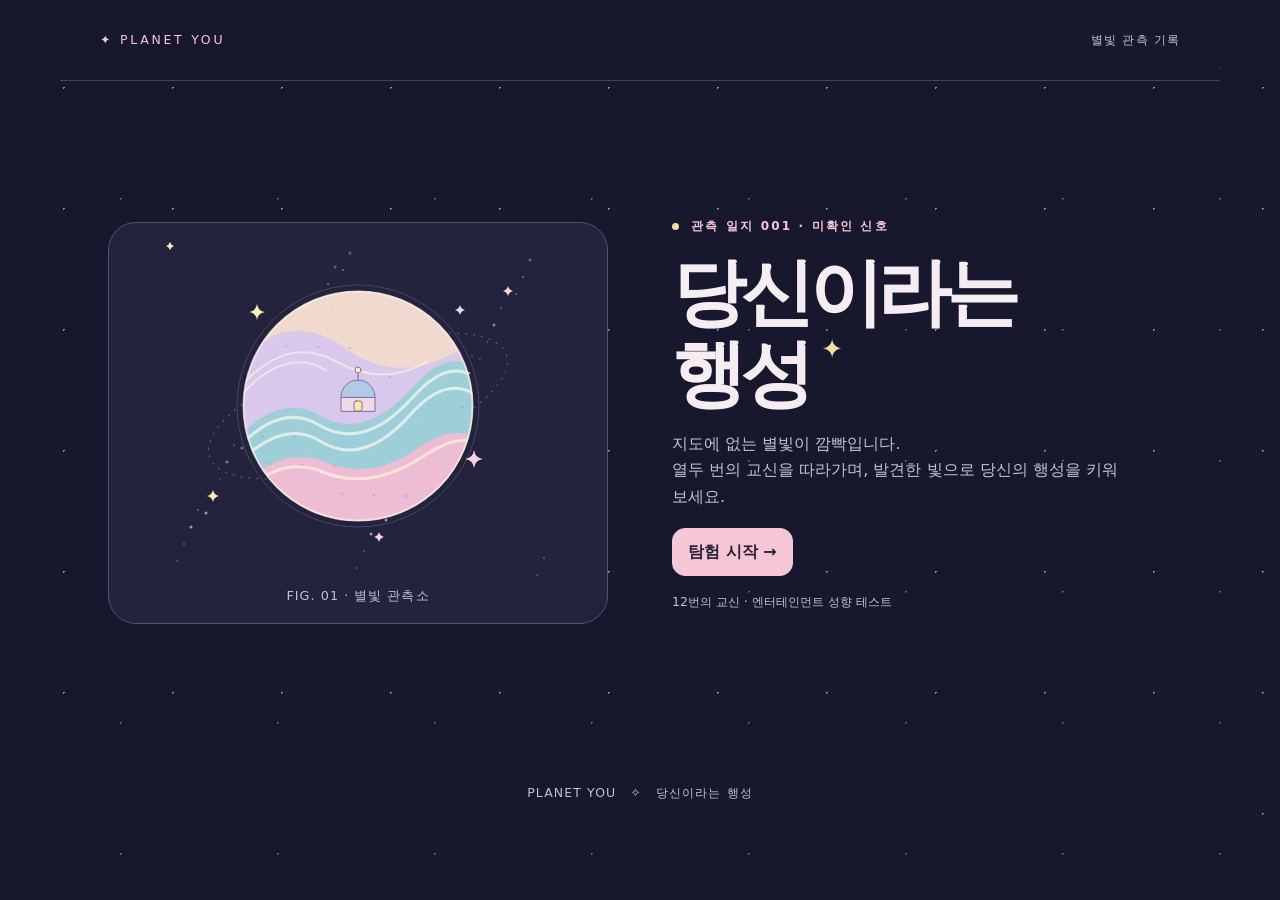
<file: ai생성물/앱만들기/planet-you/index.html>
<!doctype html>
<html lang="ko"><head><meta charset="utf-8"><meta name="viewport" content="width=device-width, initial-scale=1"><meta name="robots" content="noindex, nofollow"><meta name="theme-color" content="#17182d"><title>당신이라는 행성 · PLANET YOU</title><link rel="stylesheet" href="style.css"><script defer src="story.js"></script><script defer src="planet.js"></script><script defer src="app.js"></script></head>
<body><header><button id="home" class="brand">✦ <span>PLANET YOU</span></button><span>별빛 관측 기록</span></header><main id="app"></main><footer>PLANET YOU <span>✧</span> 당신이라는 행성</footer><div id="notice" role="status"></div></body></html>
</file>
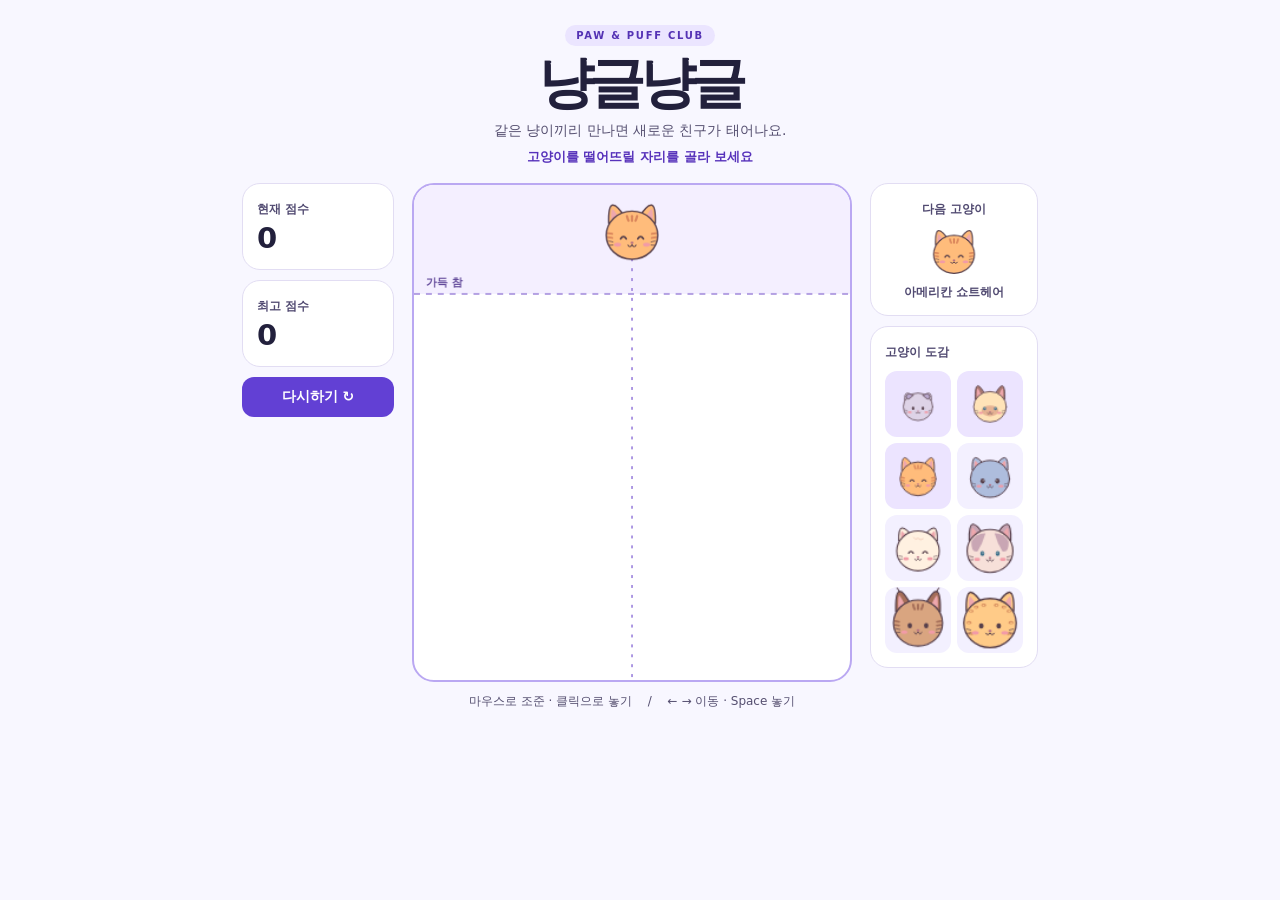
<file: ai생성물/앱만들기/nyangle.html>
<!doctype html><html lang="ko"><meta charset="utf-8"><meta name="viewport" content="width=device-width,initial-scale=1"><meta name="robots" content="noindex, nofollow"><title>냥글냥글</title>
<style>
*{box-sizing:border-box}
body{margin:0;min-height:100vh;background:#f8f7ff;color:#22203c;font:16px system-ui,sans-serif}
header{text-align:center;padding:24px 12px 15px}
.tag{display:inline-block;padding:5px 11px;border-radius:20px;background:#ebe5ff;color:#5432b4;font-size:10px;font-weight:800;letter-spacing:.17em}
h1{margin:6px 0;font-size:clamp(38px,6vw,56px);line-height:1.12;letter-spacing:-.085em}
header p{margin:7px 0;font-size:14px;color:#554f70}
#notice{min-height:20px;margin-top:8px;color:#5732bb;font-weight:750;font-size:13px}
main{display:grid;grid-template-columns:152px minmax(0,440px) 168px;justify-content:center;align-items:start;gap:18px;padding:0 16px}
aside{display:grid;gap:10px}
.card{padding:14px;border:1px solid #e2ddf3;border-radius:18px;background:#fff}
.card small{font-size:12px;font-weight:750;color:#514a71}
.value{display:block;margin-top:3px;font-size:29px;font-weight:850;font-variant-numeric:tabular-nums}
.stage{position:relative;overflow:hidden;border:2px solid #baa8f2;border-radius:22px;background:#fff}
canvas{display:block;width:100%;height:auto;touch-action:none}
.stage canvas{cursor:crosshair}
.hint{text-align:center;padding:11px 0;color:#554f70;font-size:12px}
button{border:0;border-radius:12px;padding:11px 14px;background:#6240d4;color:white;font:inherit;font-size:14px;font-weight:750;cursor:pointer}
button:hover{background:#5030ba}
button:focus-visible,canvas:focus-visible{outline:3px solid #7956e8;outline-offset:-4px}
.next{text-align:center}.next canvas{width:74px;margin:auto}
#breed{display:block;color:#514a71;font-size:12px;font-weight:750}
.ladder{display:grid;grid-template-columns:repeat(2,1fr);gap:6px;margin-top:10px}
.ladder canvas{background:#f3f0ff;border-radius:12px}.ladder .seen{background:#ece4ff}
.overlay{position:absolute;inset:0;display:grid;place-items:center;padding:20px;background:#30236655}
.overlay[hidden]{display:none}.overlay .card{text-align:center;min-width:65%}.overlay h2{margin:0}
@media(max-width:740px){main{grid-template-columns:minmax(0,440px);gap:8px}aside{grid-template-columns:repeat(3,1fr);gap:6px}aside:last-child{grid-template-columns:1fr 2fr}.card{padding:9px}.value{font-size:22px}.next canvas{width:50px}.ladder{grid-template-columns:repeat(4,1fr)}header{padding-top:10px}}
</style>
<header><div class="tag">PAW &amp; PUFF CLUB</div><h1>냥글냥글</h1><p>같은 냥이끼리 만나면 새로운 친구가 태어나요.</p><div id="notice" role="status">고양이를 떨어뜨릴 자리를 골라 보세요</div></header>
<main><aside><div class="card"><small>현재 점수</small><strong class="value" id="score">0</strong></div><div class="card"><small>최고 점수</small><strong class="value" id="best">0</strong></div><button id="reset">다시하기 ↻</button></aside>
<section><div class="stage"><canvas id="board" width="440" height="500" tabindex="0" aria-label="고양이 게임판. 좌우 방향키로 이동하고 스페이스바로 떨어뜨리세요."></canvas><div class="overlay" id="end" hidden><div class="card"><h2>상자가 꽉 찼어요!</h2><p id="result"></p><button id="again">한 판 더 ↻</button></div></div></div><div class="hint">마우스로 조준 · 클릭으로 놓기　 /　 ← → 이동 · Space 놓기</div></section>
<aside><div class="card next"><small>다음 고양이</small><canvas id="next" width="80" height="72" role="img"></canvas><span id="breed"></span></div><div class="card"><small>고양이 도감</small><div id="ladder" class="ladder"></div></div></aside></main>
<script>
const cats=[
 [14,'#c8c0bb','#857c81','스코티시 폴드'],[20,'#f8dbb6','#815b51','샴'],
 [27,'#f0b177','#a76847','아메리칸 쇼트헤어'],[35,'#aab6d2','#687891','브리티시 쇼트헤어'],
 [44,'#f8edda','#cdaa98','페르시안'],[55,'#fae8ce','#a8827d','랙돌'],
 [67,'#d69e6c','#835342','메인쿤'],[82,'#efbd91','#966050','벵갈']
];
const el=id=>document.getElementById(id), board=el('board'), ctx=board.getContext('2d'), W=440,H=500,line=110;
let pile, merges, sparks, current, next, score, best=0, unlocked, aim, until, danger, ended, accumulator;
try{best=Number(localStorage.getItem('nyangle-best'))||0}catch{}
const roll=()=>{const p=Math.random();return p<.39?0:p<.72?1:p<.94?2:3};
const clamp=(v,a,b)=>Math.max(a,Math.min(b,v));
function ellipse(c,x,y,rx,ry,fill){c.beginPath();c.ellipse(x,y,rx,ry,0,0,Math.PI*2);c.fillStyle=fill;c.fill()}
function cat(c,x,y,r,i){
 const fur=['#ded3e7','#ffe3b8','#ffbc7b','#aebddd','#fff1e1','#f7e0d9','#d9a580','#ffcb88'][i];
 const patch=['#bba9cf','#a87870','#db875c','#869bc6','#f3ccb9','#c9a6b4','#a66f59','#d99061'][i];
 const ink='#563f4b';
 c.save();c.translate(x,y);c.scale(r,r);c.lineCap='round';c.lineJoin='round';
 function shape(fill,draw,edge=false){
  c.beginPath();draw();c.closePath();c.fillStyle=fill;c.fill();
  if(edge){c.strokeStyle=ink;c.lineWidth=.055;c.stroke()}
 }
 function line(color,width,draw){c.beginPath();draw();c.strokeStyle=color;c.lineWidth=width;c.stroke()}
 for(const side of [-1,1]){
  c.save();c.scale(side,1);
  const tip=i===0?-.86:i===1||i===6?-1.21:i===3||i===4?-1.01:-1.10;
  shape(i===1||i===5||i===6?patch:fur,()=>{
   c.moveTo(.24,-.61);c.quadraticCurveTo(.56,tip-.03,.73,tip);
   c.quadraticCurveTo(.89,tip+.03,.87,-.42);
  },true);
  if(i!==0)shape('#eea7ad',()=>{
   c.moveTo(.50,-.64);c.quadraticCurveTo(.68,tip+.16,.74,tip+.15);
   c.quadraticCurveTo(.79,tip+.22,.77,-.56);
  });
  if(i===6)line(ink,.047,()=>{c.moveTo(.74,-1.19);c.quadraticCurveTo(.76,-1.30,.82,-1.34)});
  c.restore();
 }
 c.beginPath();c.ellipse(0,.025,.96,.90,0,0,Math.PI*2);
 c.fillStyle=fur;c.fill();c.strokeStyle=ink;c.lineWidth=.055;c.stroke();
 if(i===1)ellipse(c,0,.26,.50,.32,'#e6b293');
 if(i===5)for(const side of [-1,1]){
  c.save();c.scale(side,1);
  shape(patch,()=>{c.moveTo(.78,-.36);c.quadraticCurveTo(.60,-.73,.19,-.72);c.quadraticCurveTo(.31,-.29,.52,.04);c.quadraticCurveTo(.80,.10,.78,-.36)});
  c.restore();
 }
 if(i===2||i===6)for(const k of [-1,0,1])line(patch,.088,()=>{c.moveTo(k*.19,-.69);c.quadraticCurveTo(k*.16,-.55,k*.13,-.52)});
 if(i===4)line(patch,.045,()=>{c.moveTo(-.20,-.58);c.quadraticCurveTo(-.13,-.43,0,-.55);c.quadraticCurveTo(.11,-.41,.23,-.52)});
 for(const side of [-1,1]){
  c.save();c.scale(side,1);
  if(i===0)shape(patch,()=>{c.moveTo(.34,-.71);c.quadraticCurveTo(.60,-.94,.78,-.69);c.quadraticCurveTo(.80,-.51,.64,-.48);c.quadraticCurveTo(.51,-.49,.34,-.71)},true);
  if(i===7)for(const [px,py] of [[.23,-.63],[.51,-.56],[.69,-.41],[.77,.01],[.70,.42]]){
   ellipse(c,px,py,.085,.059,patch);ellipse(c,px+.01,py+.008,.038,.026,fur);
  }
  if(i===2||i===6)for(const v of [-.05,.10])line(patch,.075,()=>{c.moveTo(.89,v);c.lineTo(.74,v+.025)});
  ellipse(c,.54,.38,.128,.07,'#f29ba7');
  const eyeX=i===3?.36:.32,eyeY=i===4?.10:.13;
  if(i===2||i===4)line(ink,.067,()=>{c.moveTo(eyeX-.105,eyeY+.025);c.quadraticCurveTo(eyeX,eyeY-.125,eyeX+.105,eyeY+.025)});
  else{
   ellipse(c,eyeX,eyeY,i===3?.105:.085,i===3?.124:.102,i===1||i===5?'#3f718b':ink);
   if(i===1||i===3||i===5)ellipse(c,eyeX-.022,eyeY-.033,.026,.029,'#fff9ee');
  }
  for(const v of [0,.11])line(ink,.028,()=>{c.moveTo(.71,.28+v);c.lineTo(.86,.24+v*1.45)});
  c.restore();
 }
 ellipse(c,0,.31,.061,.04,'#b56e83');
 line(ink,.042,()=>{c.moveTo(-.15,.40);c.quadraticCurveTo(-.08,.52,0,.38);c.quadraticCurveTo(.08,.52,.15,.40)});
 c.restore()
}
const icons=cats.map((data,i)=>{const c=document.createElement('canvas');c.width=c.height=56;c.title=data[3];c.setAttribute('role','img');c.setAttribute('aria-label',data[3]);el('ladder').append(c);cat(c.getContext('2d'),28,30,13+i*1.45,i);return c});
function hud(){el('score').textContent=score;el('best').textContent=best;icons.forEach((c,i)=>c.classList.toggle('seen',i<=unlocked));const n=el('next');n.setAttribute('aria-label',cats[next][3]);el('breed').textContent=cats[next][3];const p=n.getContext('2d');p.clearRect(0,0,80,72);cat(p,40,39,17+next*3,next)}
function start(){pile=[];merges=[];sparks=[];current=roll();next=roll();score=0;unlocked=Math.max(current,next);aim=W/2;until=danger=accumulator=0;ended=false;el('end').hidden=true;el('notice').textContent='고양이를 떨어뜨릴 자리를 골라 보세요';hud()}
function drop(now){if(ended||now<until)return;const r=cats[current][0];pile.push({x:clamp(aim,r,W-r),y:50,r,i:current,vx:0,vy:45,angle:0,spin:0,born:now});until=now+295;current=next;next=roll();unlocked=Math.max(unlocked,next);hud()}
// Contact normals point from the first body toward the second body or wall.
function contact(a,b,nx,ny,over){
 const ia=1/(a.r*a.r),ib=b?1/(b.r*b.r):0,total=ia+ib;
 const correction=Math.max(0,over-.08)*.82/total;
 a.x-=nx*correction*ia;a.y-=ny*correction*ia;
 if(b){b.x+=nx*correction*ib;b.y+=ny*correction*ib}
 const dx=(b?.vx??0)-a.vx,dy=(b?.vy??0)-a.vy;
 const vn=dx*nx+dy*ny;
 if(vn>=0)return;
 const speed=-vn;
 const rebound=clamp((speed-55)/240,0,1);
 const bounce=rebound*(b ? .23 : ny===1 ? .34 : .25);
 const normal=speed*(1+bounce)/total;
 const slip=-ny*dx+nx*dy-a.spin*a.r-(b?b.spin*b.r:0);
 const tangent=clamp(-slip/(3*total),-.30*normal,.30*normal);
 const ix=nx*normal-ny*tangent,iy=ny*normal+nx*tangent;
 a.vx-=ix*ia;a.vy-=iy*ia;a.spin-=2*tangent*ia/a.r;
 if(b){b.vx+=ix*ib;b.vy+=iy*ib;b.spin-=2*tangent*ib/b.r}

}
function bounds(b){
 if(b.x<b.r)contact(b,null,-1,0,b.r-b.x);
 if(b.x>W-b.r)contact(b,null,1,0,b.x+b.r-W);
 if(b.y>H-b.r){
  contact(b,null,0,1,b.y+b.r-H);
 }
}
function step(dt,now){
 for(const b of pile){
  b.vy=Math.min(1000,b.vy+1320*dt);b.vx*=.999;b.spin*=.997;
  if(b.y>=H-b.r-.1){b.vx*=.992;b.spin*=.992}
  b.x+=b.vx*dt;b.y+=b.vy*dt;b.angle+=b.spin*dt;
 }
 for(let pass=0;pass<7;pass++){
  let merged=false;
  pairs:for(let j=0;j<pile.length;j++)for(let k=j+1;k<pile.length;k++){
   const a=pile[j],b=pile[k],dx=b.x-a.x,dy=b.y-a.y,d=Math.hypot(dx,dy),over=a.r+b.r-d;if(over<0)continue;
   if(a.i===b.i&&now>=Math.max(a.mergeReady??0,b.mergeReady??0)){
    const i=a.i+1,x=(a.x+b.x)/2,y=(a.y+b.y)/2;
    pile.splice(k,1);pile.splice(j,1);
    const fx={a,b,x,y,at:now,body:null,burst:false};
    merges.push(fx);
    if(i<cats.length){
     const r=cats[i][0];
     const body={i,r,x:clamp(x,r,W-r),y:Math.min(y,H-r),vx:(a.vx+b.vx)*.5,vy:(a.vy+b.vy)*.5,
      angle:0,spin:(a.spin+b.spin)*.25,born:now,mergeReady:now+180};
     fx.body=body;body.fromMerge=true;pile.push(body);
    }
    score+=5*i*(i+1);unlocked=Math.max(unlocked,Math.min(i,7));if(score>best){best=score;try{localStorage.setItem('nyangle-best',best)}catch{}}
    el('notice').textContent=i===8?'벵갈 두 마리가 만나 상자에 자리가 생겼어요!':cats[i][3]+' 등장!  +'+5*i*(i+1);hud();merged=true;break pairs;
   }
   contact(a,b,d?dx/d:1,d?dy/d:0,over);
  }
  for(const b of pile)bounds(b);
  if(merged)continue;
 }
 const crowded=pile.some(b=>now-b.born>750&&b.y-b.r<line&&Math.abs(b.vy)<100);
 danger=crowded?danger+dt:0;
 if(danger>1.25){ended=true;el('end').hidden=false;el('result').textContent=score+'점 · 최고 '+best+'점';el('again').focus()}
}
function drawMerge(fx,now){
 const age=now-fx.at,body=fx.body;
 const x=body?.x??fx.x,y=body?.y??fx.y;
 if(age<130){
  const t=clamp(age/130,0,1);
  for(const piece of [fx.a,fx.b]){
   const dx=(piece.x-fx.x)*(1-t*t),dy=(piece.y-fx.y)*(1-t*t);
   ctx.save();ctx.translate(x+dx,y+dy);ctx.rotate(piece.angle*(1-t));
   ctx.scale(1-t*.45,1-t*.45);ctx.globalAlpha=1-t*t;
   cat(ctx,0,0,piece.r,piece.i);ctx.restore();
  }
 }
 if(age>=85&&!fx.burst){
  fx.burst=true;
  for(let m=0;m<8;m++){
   const t=m*Math.PI/4;
   sparks.push({x:x+Math.cos(t)*12,y:y+Math.sin(t)*12,vx:Math.cos(t)*95,vy:Math.sin(t)*95,life:.32,color:cats[body?.i??7][1]});
  }
 }
}
function draw(now){
 ctx.clearRect(0,0,W,H);ctx.fillStyle='#f4efff';ctx.fillRect(0,0,W,line);

 ctx.setLineDash([6,6]);ctx.strokeStyle=danger>.15?'#d25279':'#b4a1e3';ctx.lineWidth=2;ctx.beginPath();ctx.moveTo(0,line);ctx.lineTo(W,line);ctx.stroke();ctx.setLineDash([]);
 ctx.fillStyle=danger>.15?'#a93d64':'#62499a';ctx.font='bold 11px system-ui';ctx.fillText('가득 참',12,line-8);
 if(!ended){const r=cats[current][0],x=clamp(aim,r,W-r);ctx.setLineDash([3,7]);ctx.strokeStyle='#ab96e2';ctx.beginPath();ctx.moveTo(x,64);ctx.lineTo(x,H);ctx.stroke();ctx.setLineDash([]);ctx.globalAlpha=now<until?.42:1;cat(ctx,x,50,r,current);ctx.globalAlpha=1}
 for(const fx of merges)drawMerge(fx,now);
 for(const b of pile){
  ctx.save();ctx.translate(b.x,b.y);
  const age=now-b.born;
  if(b.fromMerge&&age<250){
   const t=clamp((age-65)/165,0,1);
   const grow=t<.62?.48+.58*Math.sin(t/.62*Math.PI/2):1+.06*Math.cos((t-.62)/.38*Math.PI/2);
   ctx.globalAlpha=clamp((age-65)/65,0,1);
   ctx.scale(grow,grow);
  }
  ctx.rotate(b.angle);
  cat(ctx,0,0,b.r,b.i);ctx.restore();
 }
 for(const p of sparks){ctx.globalAlpha=p.life/.45;ellipse(ctx,p.x,p.y,4,4,p.color)}ctx.globalAlpha=1;
}
let last=performance.now();
function frame(now){const dt=clamp((now-last)/1000,0,.045);last=now;if(!ended){accumulator+=dt;const tick=1/180;while(accumulator>=tick&&!ended){step(tick,now);accumulator-=tick}}for(const p of sparks){p.x+=p.vx*dt;p.y+=p.vy*dt;p.life-=dt}sparks=sparks.filter(p=>p.life>0);merges=merges.filter(fx=>now-fx.at<250);draw(now);requestAnimationFrame(frame)}
function point(e){const r=board.getBoundingClientRect();aim=(e.clientX-r.left)*W/r.width}
board.addEventListener('pointermove',point);board.addEventListener('pointerdown',e=>{if(e.button!==0)return;point(e);board.focus();drop(performance.now())});
window.addEventListener('keydown',e=>{if(ended||e.target.closest('button'))return;if(e.key==='ArrowLeft'||e.key==='ArrowRight'){e.preventDefault();aim=clamp(aim+(e.key==='ArrowLeft'?-12:12),0,W)}if(e.code==='Space'){e.preventDefault();if(!e.repeat)drop(performance.now())}});
for(const id of ['reset','again'])el(id).onclick=()=>{start();board.focus()};
start();requestAnimationFrame(frame);
</script></html>
</file>
<file: ai생성물/앱만들기/planet-you/style.css>
*{box-sizing:border-box} :root{color-scheme:dark;--ink:#f6edf3;--muted:#c3bed6;--line:#41405e;--accent:#f6c5d6;--panel:#23243d} body{margin:0;color:var(--ink);background:#17182d;font:16px/1.65 system-ui,"Malgun Gothic",sans-serif} header,footer{max-width:1160px;margin:auto;padding:18px clamp(18px,4vw,40px);display:flex;justify-content:space-between;align-items:center;color:var(--muted);font-size:.78rem;letter-spacing:.09em} header{border-bottom:1px solid var(--line)} footer{justify-content:center;gap:14px} main{max-width:1160px;margin:auto;padding:clamp(16px,4vw,48px);display:grid;grid-template-columns:1fr 1fr;gap:clamp(20px,5vw,72px);align-items:center;min-height:76vh} .brand{border:0;background:none;padding:6px 0;letter-spacing:.22em;color:var(--accent)} .scene{position:relative;background:#1d1e36;border:1px solid var(--line);border-radius:28px;text-align:center;padding:12px 14px 16px;overflow:hidden} .scene svg{display:block;width:100%;max-height:460px;margin:auto} .scene figcaption{color:var(--muted);font-size:.8rem;letter-spacing:.08em} figure{margin:0} h1,h2,p{margin:0 0 16px} h1{font-size:clamp(2.25rem,6vw,4.6rem);line-height:1.1;letter-spacing:-.075em} h2{font-size:clamp(1.5rem,3.2vw,2.5rem);line-height:1.25;letter-spacing:-.045em} p{color:var(--muted);word-break:keep-all} .eyebrow{color:var(--accent);letter-spacing:.18em;font-size:.75rem;font-weight:700} button{cursor:pointer;color:var(--ink);font:inherit;background:var(--panel);border:1px solid var(--line);border-radius:13px;padding:10px 15px;min-height:44px} button:hover,button[aria-pressed=true]{border-color:var(--accent);background:#39334f} button:focus-visible{outline:3px solid #ffdd9f;outline-offset:3px} button:disabled{opacity:.45;cursor:default} .primary{background:var(--accent);color:#292039;font-weight:750;border-color:var(--accent)} .primary:hover{background:#ffdde7} .actions{display:flex;gap:8px;flex-wrap:wrap;margin-top:18px} .choices{display:grid;gap:8px} .choice{text-align:left;display:flex;gap:12px;align-items:baseline;word-break:keep-all} .choice span{color:var(--accent);font-size:.8rem} .progress{display:flex;gap:4px;margin-bottom:15px} .progress i{height:4px;border-radius:4px;background:#494763;flex:1} .progress .filled{background:var(--accent)} .progress .current{background:#fae3a8} .readout{min-height:1.6em;margin:8px 0 0;font-size:.84rem;color:#f8d6a8} dl{display:grid;grid-template-columns:auto 1fr;gap:8px 14px;margin:12px 0} dt{color:var(--accent);font-size:.88rem} dd{margin:0;color:var(--muted);word-break:keep-all} .stamp{display:inline-block;border:1px solid #77728c;border-radius:999px;padding:1px 10px;margin:0 3px 6px;font-size:.76rem;color:#e9dcea} small{color:var(--muted)} #notice{position:fixed;bottom:16px;left:50%;transform:translateX(-50%);background:#f6edf3;color:#252238;border-radius:12px;padding:8px 16px;z-index:3;width:max-content;max-width:90vw} #notice:empty{display:none} .new{animation:arrive .5s cubic-bezier(.2,.9,.3,1.3) both;transform-box:fill-box;transform-origin:center} @keyframes arrive{from{opacity:0;transform:scale(.35) translateY(12px)}to{opacity:1;transform:scale(1)}} @media(max-width:720px){main{grid-template-columns:1fr;gap:18px;align-content:start}.scene svg{max-height:290px}.quiz .scene svg{max-height:210px}.scene{border-radius:20px}.result .scene svg{max-height:380px}} @media(prefers-reduced-motion:reduce){.new{animation:none}}
body{background-color:#17182d;background-image:radial-gradient(circle,#9486ab 1px,transparent 1px),radial-gradient(circle,#675d85 1px,transparent 1px);background-position:9px 27px,42px 2px;background-size:109px 121px,157px 131px}
header,footer{background:#17182d}
main section{min-width:0}
.scene{background:#24233d;border-color:#55506e}
.title-star{font-size:.36em;vertical-align:top;margin-left:.45em;color:#f4dca6;letter-spacing:0}
.signal{display:inline-block;width:7px;height:7px;background:#f4dca6;border-radius:50%;margin-right:6px}
.footnote{font-size:.78rem;margin-top:16px}
.quiz-meta,.passport-top{display:flex;justify-content:space-between;align-items:baseline;gap:12px;margin-bottom:10px;color:var(--muted);font-size:.78rem;font-variant-numeric:tabular-nums}
.passport{border:1px solid #77728c;border-radius:24px;background:#23243d;padding:17px}
.passport .scene{border:0}
.passport-info{text-align:center;padding:12px 4px}
.passport-info h1{font-size:clamp(1.85rem,4vw,3.35rem);margin:6px 0 10px}
.passport-top{letter-spacing:.16em}
h1:focus,h2:focus{outline:none}
@media(max-width:720px){.home section{text-align:center}.home .actions{justify-content:center}.quiz .scene{padding:4px 8px 9px}.quiz .scene svg{height:clamp(145px,24dvh,220px)}.passport{padding:12px}}
</file>
